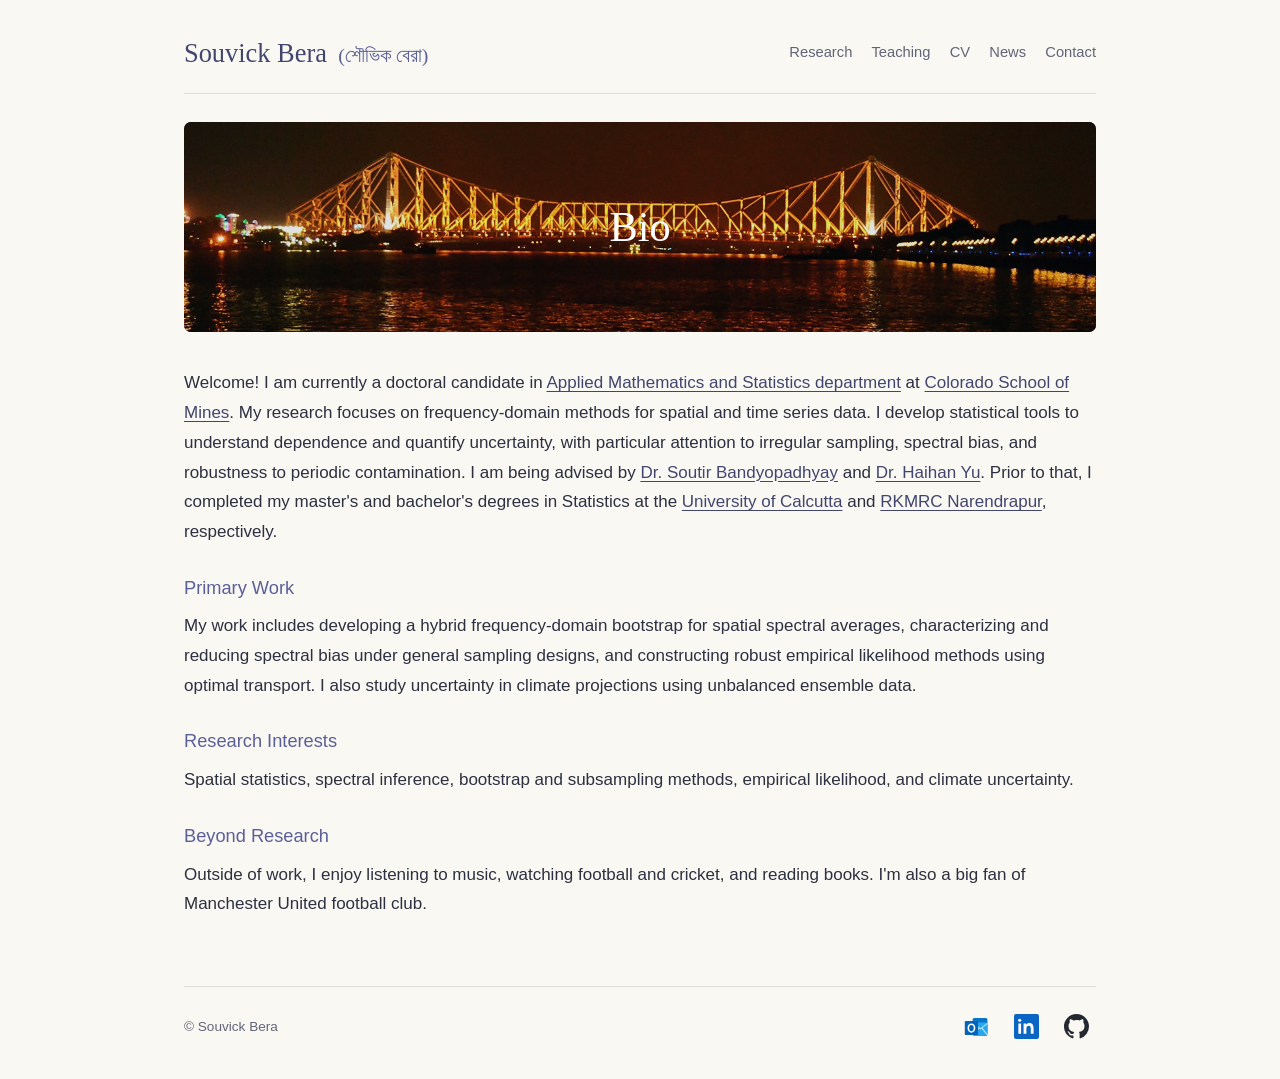
<file: index.html>
<!doctype html>
<html lang="en">
<head>
  <meta charset="utf-8">
  <meta name="viewport" content="width=device-width, initial-scale=1">
  <meta name="description" content="Bio — Souvick Bera’s academic homepage.">
  <title>Bio | Souvick Bera</title>
  <link rel="icon" type="image/png" href="favicon.png">
  <meta name="theme-color" content="#5b5f97">
  <link rel="stylesheet" href="assets/style.css">
</head>
<body>
  <a class="skip-link" href="#main-content">Skip to content</a>
  <header class="site-header">
    <a class="site-name" href="index.html" aria-current="page">Souvick Bera
  <span class="native-header-name">(শৌভিক বেরা)</span>
</a>
    <nav aria-label="Main menu">
      <a href="research.html">Research</a>
      <a href="teaching.html">Teaching</a>
      <a href="cv.html">CV</a>
      <a href="news.html">News</a>
      <a href="contact.html">Contact</a>
    </nav>
  </header>

  <main id="main-content">
    <section id="bio" class="page-section" aria-labelledby="page-title">
      <div class="section-banner">
        <img src="images/bio-background.jpg" alt="">
        <h1 id="page-title">Bio</h1>
      </div>

    <div class="bio-header">
      <!-- Profile photo: remove this comment when you add images/your-photo.jpg.
      <img class="profile-photo" src="images/your-photo.jpg"
           alt="Profile photo of Souvick Bera">
      -->
      <div class="bio-text">
        <!-- <h2 class="person-name">Souvick Bera</h2>
        <p class="subtitle">PhD Candidate · Colorado School of Mines</p> -->
        <!-- Add your current position, institution, and collaborator links here. -->
        <p>Welcome! I am currently a doctoral candidate in <a href="https://ams.mines.edu/">Applied Mathematics and Statistics department</a> at <a href="https://www.mines.edu/">Colorado School of Mines</a>. My research focuses on frequency-domain methods for spatial and time series data.
          I develop statistical tools to understand dependence and quantify uncertainty,
          with particular attention to irregular sampling, spectral bias, and robustness
          to periodic contamination. I am being
        advised by <a href="https://www.mines.edu/about/faculty-directory/profiles/soutir-bandyopadhyay.html">Dr.  Soutir Bandyopadhyay</a> and <a href="https://web.uri.edu/cs/meet/haihan-mark-yu/">Dr. Haihan Yu</a>. Prior to that, I completed my master's and bachelor's degrees in Statistics at the <a href="https://www.caluniv.ac.in/academic/Statistics.html">University of Calcutta</a> and <a href=https://rkmrc.in/ug-departments/statistics/">RKMRC Narendrapur</a>, respectively.</p>

        <h3>Primary Work</h3>
        <p>My work includes developing a hybrid frequency-domain bootstrap for spatial
          spectral averages, characterizing and reducing spectral bias under general
          sampling designs, and constructing robust empirical likelihood methods using
          optimal transport. I also study uncertainty in climate projections using
          unbalanced ensemble data.</p>

        <h3>Research Interests</h3>
        <p>Spatial statistics, spectral inference, bootstrap and
          subsampling methods, empirical likelihood, and climate uncertainty.</p>

        <h3>Beyond Research</h3>
        <p>Outside of work, I enjoy listening to music, watching football and cricket,
          and reading books. I'm also a big fan of Manchester United football club.</p>
      </div>
    </div>
    </section>
  </main>

  <footer class="site-footer">
    <p>© Souvick Bera</p>
    <!-- Replace these four destinations with your real email and profile URLs. -->
    <div class="social" aria-label="Social links">
      <a href="mailto:berasouvick@mines.edu" aria-label="Email (Outlook)" title="Email (Outlook)">
        <svg viewBox="0 0 32 32" aria-hidden="true">
          <rect x="11" y="5" width="19" height="23" rx="2" fill="#0a75c8"/>
          <path d="M12 11h18v15a2 2 0 0 1-2 2H13z" fill="#28a8ea"/>
          <path d="m12 12 9 7 9-7M12 27l7-9M30 27l-7-9" fill="none" stroke="#bce4fb" stroke-width="1.4"/>
          <rect x="1" y="9" width="17" height="18" rx="1.5" fill="#0364b8"/>
          <ellipse cx="9.5" cy="18" rx="4" ry="5" fill="none" stroke="white" stroke-width="2"/>
        </svg>
        <span class="sr-only">Email</span>
      </a>
      <a href="https://www.linkedin.com/in/souvick-bera-871978397" aria-label="LinkedIn" title="LinkedIn">
        <svg viewBox="0 0 24 24" aria-hidden="true">
          <rect width="24" height="24" rx="2" fill="#0a66c2"/>
          <circle cx="5.5" cy="6" r="1.5" fill="white"/>
          <path d="M4.2 9h2.6v10H4.2zm5 0h2.5v1.4c.7-1.1 1.7-1.7 3-1.7 2.7 0 4.1 1.7 4.1 4.7V19h-2.7v-5.1c0-1.6-.5-2.7-1.9-2.7-1.5 0-2.3 1-2.3 2.8v5H9.2z" fill="white"/>
        </svg>
        <span class="sr-only">LinkedIn</span>
      </a>
      <!--
      <a href="https://scholar.google.com/citations?user=YOUR_ID" aria-label="Google Scholar" title="Google Scholar">
        <svg viewBox="0 0 24 24" aria-hidden="true">
          <path d="M12 1 0 9l12 8 12-8z" fill="#4285f4"/>
          <path d="m12 1 12 8-12 8z" fill="#3367d6"/>
          <circle cx="12" cy="16" r="7" fill="#4285f4"/>
          <path d="M5 16a7 7 0 0 0 14 0z" fill="#a0c3ff"/>
        </svg>
        <span class="sr-only">Google Scholar</span>
      </a>
      -->
      <a href="https://github.com/bSouvick" aria-label="GitHub" title="GitHub">
        <svg viewBox="0 0 16 16" fill="#24292f" aria-hidden="true">
          <path d="M8 0C3.58 0 0 3.58 0 8c0 3.54 2.29 6.53 5.47 7.59.4.07.55-.17.55-.38 0-.19-.01-.82-.01-1.49-2.01.37-2.53-.49-2.69-.94-.09-.23-.48-.94-.82-1.13-.28-.15-.68-.52-.01-.53.63-.01 1.08.58 1.23.82.72 1.21 1.87.87 2.33.66.07-.52.28-.87.51-1.07-1.78-.2-3.64-.89-3.64-3.95 0-.87.31-1.59.82-2.15-.08-.2-.36-1.02.08-2.12 0 0 .67-.21 2.2.82a7.65 7.65 0 0 1 2-.27c.68 0 1.36.09 2 .27 1.53-1.04 2.2-.82 2.2-.82.44 1.1.16 1.92.08 2.12.51.56.82 1.27.82 2.15 0 3.07-1.87 3.75-3.65 3.95.29.25.54.73.54 1.48 0 1.07-.01 1.93-.01 2.2 0 .21.15.46.55.38A8.013 8.013 0 0 0 16 8c0-4.42-3.58-8-8-8Z"/>
        </svg>
        <span class="sr-only">GitHub</span>
      </a>
    </div>
  </footer>
</body>
</html>
</file>
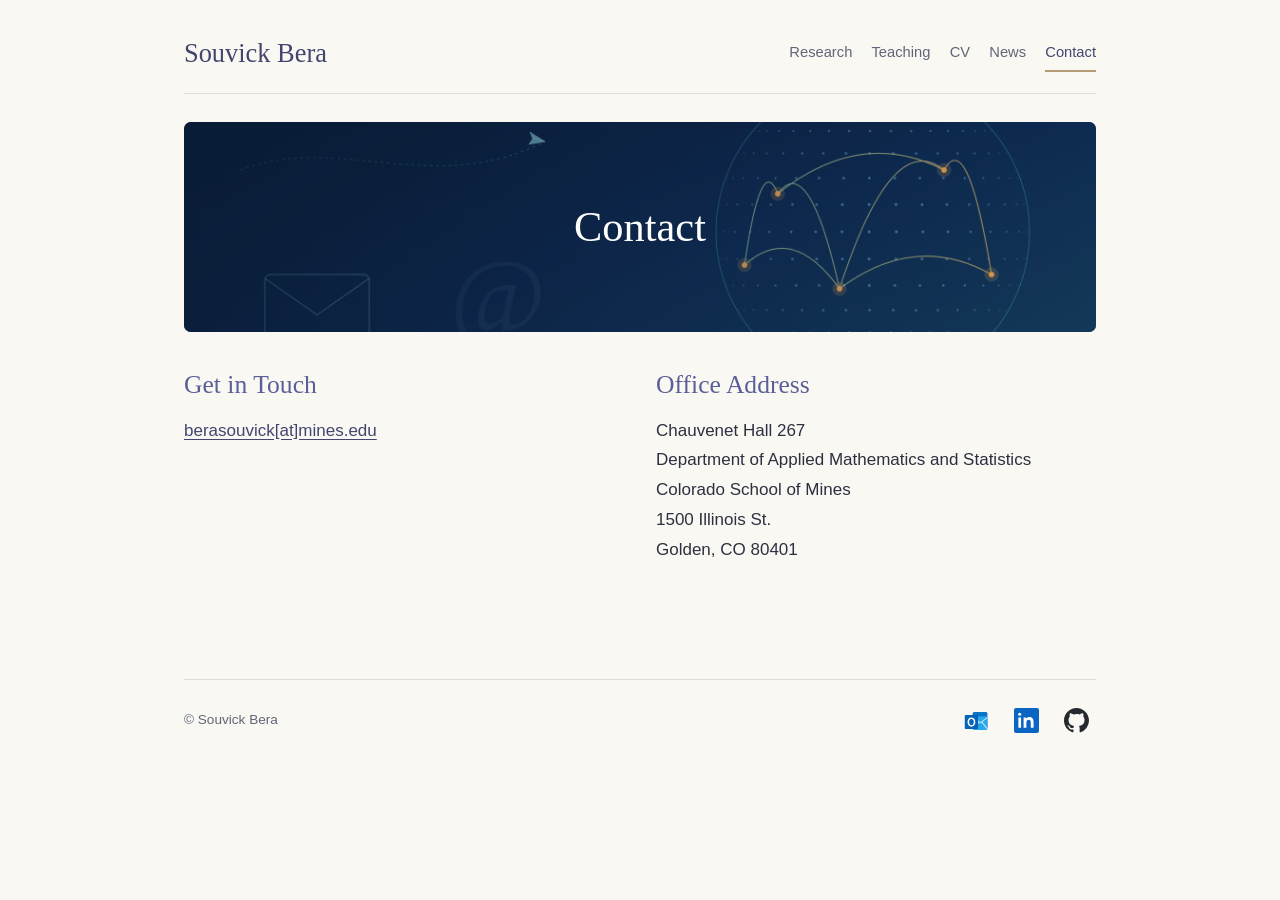
<file: contact.html>
<!doctype html>
<html lang="en">
<head>
  <meta charset="utf-8">
  <meta name="viewport" content="width=device-width, initial-scale=1">
  <meta name="description" content="Contact — Souvick Bera’s academic homepage.">
  <title>Contact | Souvick Bera</title>
  <link rel="icon" type="image/png" href="favicon.png">
  <meta name="theme-color" content="#5b5f97">
  <link rel="stylesheet" href="assets/style.css">
</head>
<body>
  <a class="skip-link" href="#main-content">Skip to content</a>
  <header class="site-header">
    <a class="site-name" href="index.html">Souvick Bera</a>
    <nav aria-label="Main menu">
      <a href="research.html">Research</a>
      <a href="teaching.html">Teaching</a>
      <a href="cv.html">CV</a>
      <a href="news.html">News</a>
      <a href="contact.html" aria-current="page">Contact</a>
    </nav>
  </header>

  <main id="main-content">
  <section id="contact"
           class="page-section"
           aria-labelledby="page-title">

    <div class="section-banner">
      <img src="images/contact-background.png" alt="">
      <h1 id="page-title">Contact</h1>
    </div>

    <div class="contact-details">

      <!-- Left column -->
      <div>
        <h2>Get in Touch</h2>
        <p>
          <a href="mailto:berasouvick@mines.edu">berasouvick[at]mines.edu</a>
        </p>
      </div>

      <!-- Right column -->
      <div>
        <h2>Office Address</h2>
        <address>
          Chauvenet Hall 267<br>
          Department of Applied Mathematics and Statistics<br>
          Colorado School of Mines<br>
          1500 Illinois St.<br>
          Golden, CO 80401
        </address>
      </div>

    </div>
   </section>
  </main>

  <footer class="site-footer">
    <p>© Souvick Bera</p>
    <!-- Replace these four destinations with your real email and profile URLs. -->
    <div class="social" aria-label="Social links">
      <a href="mailto:berasouvick@mines.edu" aria-label="Email (Outlook)" title="Email (Outlook)">
        <svg viewBox="0 0 32 32" aria-hidden="true">
          <rect x="11" y="5" width="19" height="23" rx="2" fill="#0a75c8"/>
          <path d="M12 11h18v15a2 2 0 0 1-2 2H13z" fill="#28a8ea"/>
          <path d="m12 12 9 7 9-7M12 27l7-9M30 27l-7-9" fill="none" stroke="#bce4fb" stroke-width="1.4"/>
          <rect x="1" y="9" width="17" height="18" rx="1.5" fill="#0364b8"/>
          <ellipse cx="9.5" cy="18" rx="4" ry="5" fill="none" stroke="white" stroke-width="2"/>
        </svg>
        <span class="sr-only">Email</span>
      </a>
      <a href="https://www.linkedin.com/in/souvick-bera-871978397" aria-label="LinkedIn" title="LinkedIn">
        <svg viewBox="0 0 24 24" aria-hidden="true">
          <rect width="24" height="24" rx="2" fill="#0a66c2"/>
          <circle cx="5.5" cy="6" r="1.5" fill="white"/>
          <path d="M4.2 9h2.6v10H4.2zm5 0h2.5v1.4c.7-1.1 1.7-1.7 3-1.7 2.7 0 4.1 1.7 4.1 4.7V19h-2.7v-5.1c0-1.6-.5-2.7-1.9-2.7-1.5 0-2.3 1-2.3 2.8v5H9.2z" fill="white"/>
        </svg>
        <span class="sr-only">LinkedIn</span>
      </a>
      <!--
      <a href="https://scholar.google.com/citations?user=YOUR_ID" aria-label="Google Scholar" title="Google Scholar">
        <svg viewBox="0 0 24 24" aria-hidden="true">
          <path d="M12 1 0 9l12 8 12-8z" fill="#4285f4"/>
          <path d="m12 1 12 8-12 8z" fill="#3367d6"/>
          <circle cx="12" cy="16" r="7" fill="#4285f4"/>
          <path d="M5 16a7 7 0 0 0 14 0z" fill="#a0c3ff"/>
        </svg>
        <span class="sr-only">Google Scholar</span>
      </a>
      -->
      <a href="https://github.com/bSouvick" aria-label="GitHub" title="GitHub">
        <svg viewBox="0 0 16 16" fill="#24292f" aria-hidden="true">
          <path d="M8 0C3.58 0 0 3.58 0 8c0 3.54 2.29 6.53 5.47 7.59.4.07.55-.17.55-.38 0-.19-.01-.82-.01-1.49-2.01.37-2.53-.49-2.69-.94-.09-.23-.48-.94-.82-1.13-.28-.15-.68-.52-.01-.53.63-.01 1.08.58 1.23.82.72 1.21 1.87.87 2.33.66.07-.52.28-.87.51-1.07-1.78-.2-3.64-.89-3.64-3.95 0-.87.31-1.59.82-2.15-.08-.2-.36-1.02.08-2.12 0 0 .67-.21 2.2.82a7.65 7.65 0 0 1 2-.27c.68 0 1.36.09 2 .27 1.53-1.04 2.2-.82 2.2-.82.44 1.1.16 1.92.08 2.12.51.56.82 1.27.82 2.15 0 3.07-1.87 3.75-3.65 3.95.29.25.54.73.54 1.48 0 1.07-.01 1.93-.01 2.2 0 .21.15.46.55.38A8.013 8.013 0 0 0 16 8c0-4.42-3.58-8-8-8Z"/>
        </svg>
        <span class="sr-only">GitHub</span>
      </a>
    </div>
  </footer>
</body>
</html>
</file>
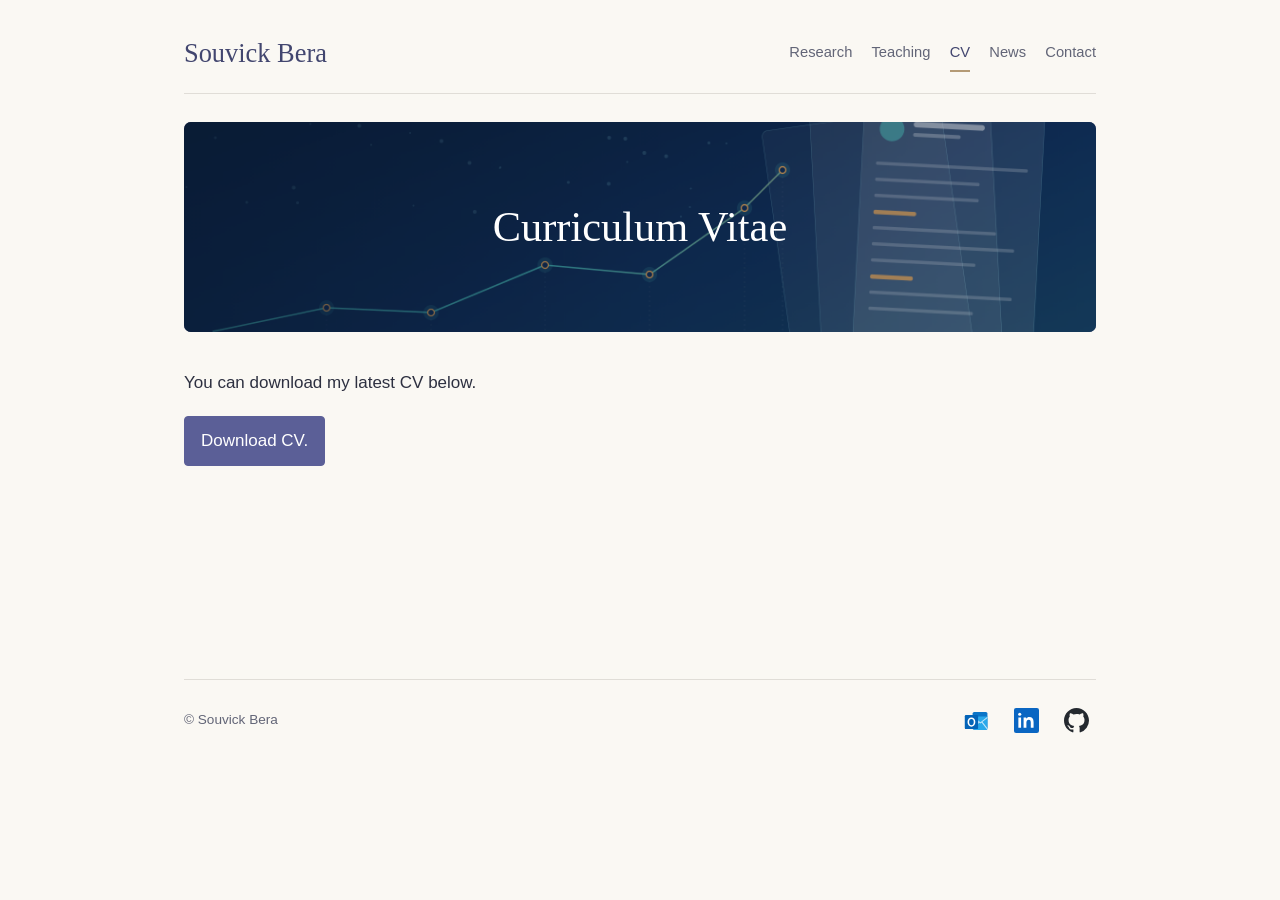
<file: cv.html>
<!doctype html>
<html lang="en">
<head>
  <meta charset="utf-8">
  <meta name="viewport" content="width=device-width, initial-scale=1">
  <meta name="description" content="Curriculum Vitae — Souvick Bera’s academic homepage.">
  <title>Curriculum Vitae | Souvick Bera</title>
  <link rel="icon" type="image/png" href="favicon.png">
  <meta name="theme-color" content="#5b5f97">
  <link rel="stylesheet" href="assets/style.css">
</head>
<body>
  <a class="skip-link" href="#main-content">Skip to content</a>
  <header class="site-header">
    <a class="site-name" href="index.html">Souvick Bera</a>
    <nav aria-label="Main menu">
      <a href="research.html">Research</a>
      <a href="teaching.html">Teaching</a>
      <a href="cv.html" aria-current="page">CV</a>
      <a href="news.html">News</a>
      <a href="contact.html">Contact</a>
    </nav>
  </header>

  <main id="main-content">
    <section id="cv" class="page-section" aria-labelledby="page-title">
      <div class="section-banner">
        <img src="images/cv-background.png" alt="">
        <h1 id="page-title">Curriculum Vitae</h1>
      </div>
      <p>You can download my latest CV below.</p>
      <p><a class="button" href="cv.pdf" download>Download CV.</a></p>
    </section>
  </main>

  <footer class="site-footer">
    <p>© Souvick Bera</p>
    <!-- Replace these four destinations with your real email and profile URLs. -->
    <div class="social" aria-label="Social links">
      <a href="mailto:berasouvick@mines.edu" aria-label="Email (Outlook)" title="Email (Outlook)">
        <svg viewBox="0 0 32 32" aria-hidden="true">
          <rect x="11" y="5" width="19" height="23" rx="2" fill="#0a75c8"/>
          <path d="M12 11h18v15a2 2 0 0 1-2 2H13z" fill="#28a8ea"/>
          <path d="m12 12 9 7 9-7M12 27l7-9M30 27l-7-9" fill="none" stroke="#bce4fb" stroke-width="1.4"/>
          <rect x="1" y="9" width="17" height="18" rx="1.5" fill="#0364b8"/>
          <ellipse cx="9.5" cy="18" rx="4" ry="5" fill="none" stroke="white" stroke-width="2"/>
        </svg>
        <span class="sr-only">Email</span>
      </a>
      <a href="https://www.linkedin.com/in/souvick-bera-871978397" aria-label="LinkedIn" title="LinkedIn">
        <svg viewBox="0 0 24 24" aria-hidden="true">
          <rect width="24" height="24" rx="2" fill="#0a66c2"/>
          <circle cx="5.5" cy="6" r="1.5" fill="white"/>
          <path d="M4.2 9h2.6v10H4.2zm5 0h2.5v1.4c.7-1.1 1.7-1.7 3-1.7 2.7 0 4.1 1.7 4.1 4.7V19h-2.7v-5.1c0-1.6-.5-2.7-1.9-2.7-1.5 0-2.3 1-2.3 2.8v5H9.2z" fill="white"/>
        </svg>
        <span class="sr-only">LinkedIn</span>
      </a>
      <!--
      <a href="https://scholar.google.com/citations?user=YOUR_ID" aria-label="Google Scholar" title="Google Scholar">
        <svg viewBox="0 0 24 24" aria-hidden="true">
          <path d="M12 1 0 9l12 8 12-8z" fill="#4285f4"/>
          <path d="m12 1 12 8-12 8z" fill="#3367d6"/>
          <circle cx="12" cy="16" r="7" fill="#4285f4"/>
          <path d="M5 16a7 7 0 0 0 14 0z" fill="#a0c3ff"/>
        </svg>
        <span class="sr-only">Google Scholar</span>
      </a>
      -->
      <a href="https://github.com/bSouvick" aria-label="GitHub" title="GitHub">
        <svg viewBox="0 0 16 16" fill="#24292f" aria-hidden="true">
          <path d="M8 0C3.58 0 0 3.58 0 8c0 3.54 2.29 6.53 5.47 7.59.4.07.55-.17.55-.38 0-.19-.01-.82-.01-1.49-2.01.37-2.53-.49-2.69-.94-.09-.23-.48-.94-.82-1.13-.28-.15-.68-.52-.01-.53.63-.01 1.08.58 1.23.82.72 1.21 1.87.87 2.33.66.07-.52.28-.87.51-1.07-1.78-.2-3.64-.89-3.64-3.95 0-.87.31-1.59.82-2.15-.08-.2-.36-1.02.08-2.12 0 0 .67-.21 2.2.82a7.65 7.65 0 0 1 2-.27c.68 0 1.36.09 2 .27 1.53-1.04 2.2-.82 2.2-.82.44 1.1.16 1.92.08 2.12.51.56.82 1.27.82 2.15 0 3.07-1.87 3.75-3.65 3.95.29.25.54.73.54 1.48 0 1.07-.01 1.93-.01 2.2 0 .21.15.46.55.38A8.013 8.013 0 0 0 16 8c0-4.42-3.58-8-8-8Z"/>
        </svg>
        <span class="sr-only">GitHub</span>
      </a>
    </div>
  </footer>
</body>
</html>
</file>
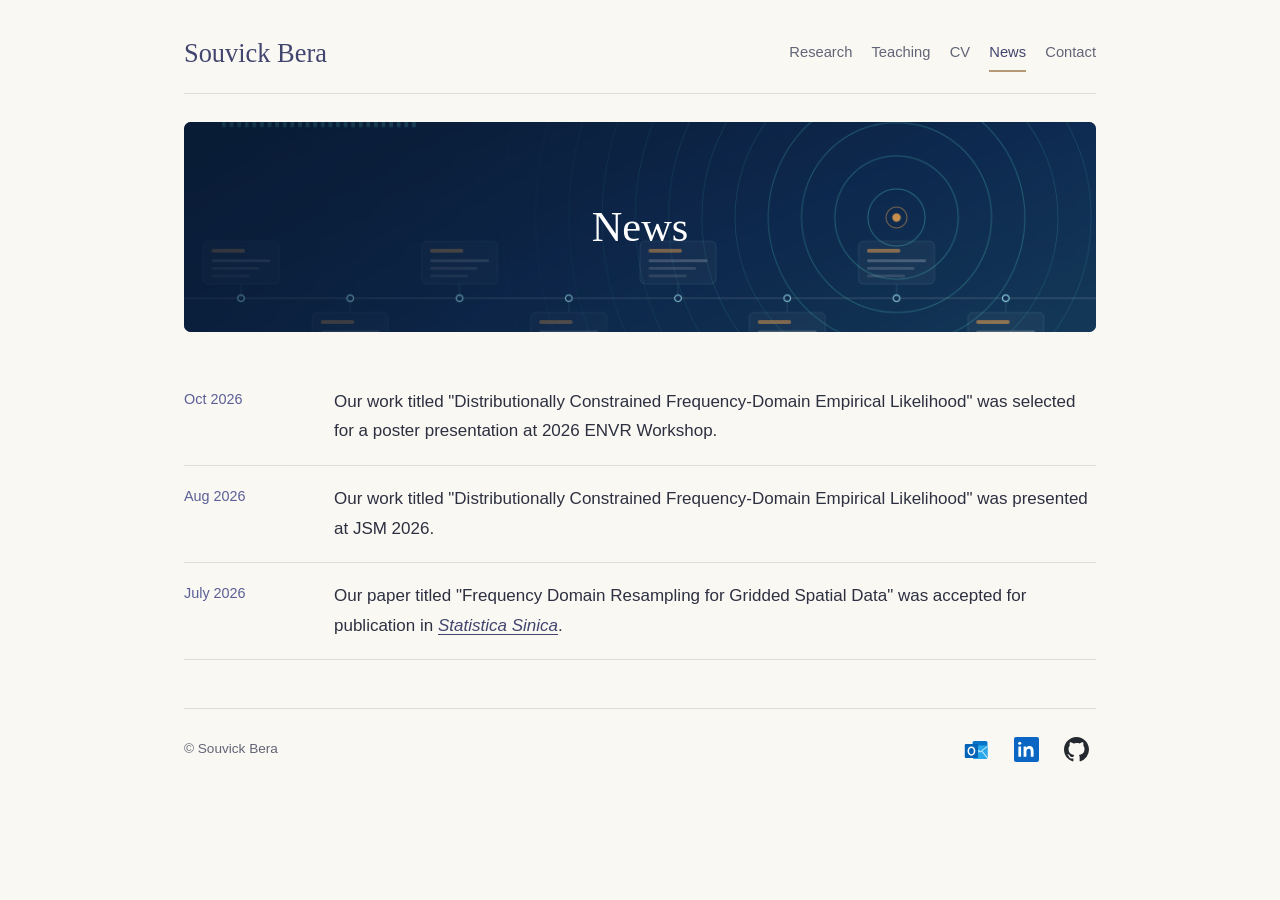
<file: news.html>
<!doctype html>
<html lang="en">
<head>
  <meta charset="utf-8">
  <meta name="viewport" content="width=device-width, initial-scale=1">
  <meta name="description" content="News — Souvick Bera’s academic homepage.">
  <title>News | Souvick Bera</title>
  <link rel="icon" type="image/png" href="favicon.png">
  <meta name="theme-color" content="#5b5f97">
  <link rel="stylesheet" href="assets/style.css">
</head>
<body>
  <a class="skip-link" href="#main-content">Skip to content</a>
  <header class="site-header">
    <a class="site-name" href="index.html">Souvick Bera</a>
    <nav aria-label="Main menu">
      <a href="research.html">Research</a>
      <a href="teaching.html">Teaching</a>
      <a href="cv.html">CV</a>
      <a href="news.html" aria-current="page">News</a>
      <a href="contact.html">Contact</a>
    </nav>
  </header>

  <main id="main-content">
    <section id="news" class="page-section" aria-labelledby="page-title">
      <div class="section-banner">
        <img src="images/news-background.png" alt="">
        <h1 id="page-title">News</h1>
      </div>

    <!-- Keep the newest item first. Replace all bracketed example details. -->
    <ul class="news-list">
      <li>
        <span class="news-date">Oct 2026</span>
        <p>Our work titled "Distributionally Constrained Frequency-Domain Empirical Likelihood" was selected
         for a poster presentation at 2026 ENVR Workshop.</p>
      </li>
      <li>
        <span class="news-date">Aug 2026</span>
        <p>Our work titled "Distributionally Constrained Frequency-Domain Empirical Likelihood" was presented
        at JSM 2026.</p>
      </li>
      <li>
        <span class="news-date">July 2026</span>
        <p>Our paper titled "Frequency Domain
Resampling for Gridded Spatial Data" was accepted
         for publication in <a href="https://www3.stat.sinica.edu.tw/statistica/"
   style="text-decoration: underline;"><em>Statistica Sinica</em></a>.</p>
      </li>
    </ul>
    <!-- To link the journal, replace its em element with a completed link:
    <a href="https://JOURNAL_WEBSITE_URL" style="text-decoration: underline;"><em>Journal A</em></a>
    -->
    </section>
  </main>

  <footer class="site-footer">
    <p>© Souvick Bera</p>
    <!-- Replace these four destinations with your real email and profile URLs. -->
    <div class="social" aria-label="Social links">
      <a href="mailto:berasouvick@mines.edu" aria-label="Email (Outlook)" title="Email (Outlook)">
        <svg viewBox="0 0 32 32" aria-hidden="true">
          <rect x="11" y="5" width="19" height="23" rx="2" fill="#0a75c8"/>
          <path d="M12 11h18v15a2 2 0 0 1-2 2H13z" fill="#28a8ea"/>
          <path d="m12 12 9 7 9-7M12 27l7-9M30 27l-7-9" fill="none" stroke="#bce4fb" stroke-width="1.4"/>
          <rect x="1" y="9" width="17" height="18" rx="1.5" fill="#0364b8"/>
          <ellipse cx="9.5" cy="18" rx="4" ry="5" fill="none" stroke="white" stroke-width="2"/>
        </svg>
        <span class="sr-only">Email</span>
      </a>
      <a href="https://www.linkedin.com/in/souvick-bera-871978397" aria-label="LinkedIn" title="LinkedIn">
        <svg viewBox="0 0 24 24" aria-hidden="true">
          <rect width="24" height="24" rx="2" fill="#0a66c2"/>
          <circle cx="5.5" cy="6" r="1.5" fill="white"/>
          <path d="M4.2 9h2.6v10H4.2zm5 0h2.5v1.4c.7-1.1 1.7-1.7 3-1.7 2.7 0 4.1 1.7 4.1 4.7V19h-2.7v-5.1c0-1.6-.5-2.7-1.9-2.7-1.5 0-2.3 1-2.3 2.8v5H9.2z" fill="white"/>
        </svg>
        <span class="sr-only">LinkedIn</span>
      </a>
      <!--
      <a href="https://scholar.google.com/citations?user=YOUR_ID" aria-label="Google Scholar" title="Google Scholar">
        <svg viewBox="0 0 24 24" aria-hidden="true">
          <path d="M12 1 0 9l12 8 12-8z" fill="#4285f4"/>
          <path d="m12 1 12 8-12 8z" fill="#3367d6"/>
          <circle cx="12" cy="16" r="7" fill="#4285f4"/>
          <path d="M5 16a7 7 0 0 0 14 0z" fill="#a0c3ff"/>
        </svg>
        <span class="sr-only">Google Scholar</span>
      </a>
      -->
      <a href="https://github.com/bSouvick" aria-label="GitHub" title="GitHub">
        <svg viewBox="0 0 16 16" fill="#24292f" aria-hidden="true">
          <path d="M8 0C3.58 0 0 3.58 0 8c0 3.54 2.29 6.53 5.47 7.59.4.07.55-.17.55-.38 0-.19-.01-.82-.01-1.49-2.01.37-2.53-.49-2.69-.94-.09-.23-.48-.94-.82-1.13-.28-.15-.68-.52-.01-.53.63-.01 1.08.58 1.23.82.72 1.21 1.87.87 2.33.66.07-.52.28-.87.51-1.07-1.78-.2-3.64-.89-3.64-3.95 0-.87.31-1.59.82-2.15-.08-.2-.36-1.02.08-2.12 0 0 .67-.21 2.2.82a7.65 7.65 0 0 1 2-.27c.68 0 1.36.09 2 .27 1.53-1.04 2.2-.82 2.2-.82.44 1.1.16 1.92.08 2.12.51.56.82 1.27.82 2.15 0 3.07-1.87 3.75-3.65 3.95.29.25.54.73.54 1.48 0 1.07-.01 1.93-.01 2.2 0 .21.15.46.55.38A8.013 8.013 0 0 0 16 8c0-4.42-3.58-8-8-8Z"/>
        </svg>
        <span class="sr-only">GitHub</span>
      </a>
    </div>
  </footer>
</body>
</html>
</file>
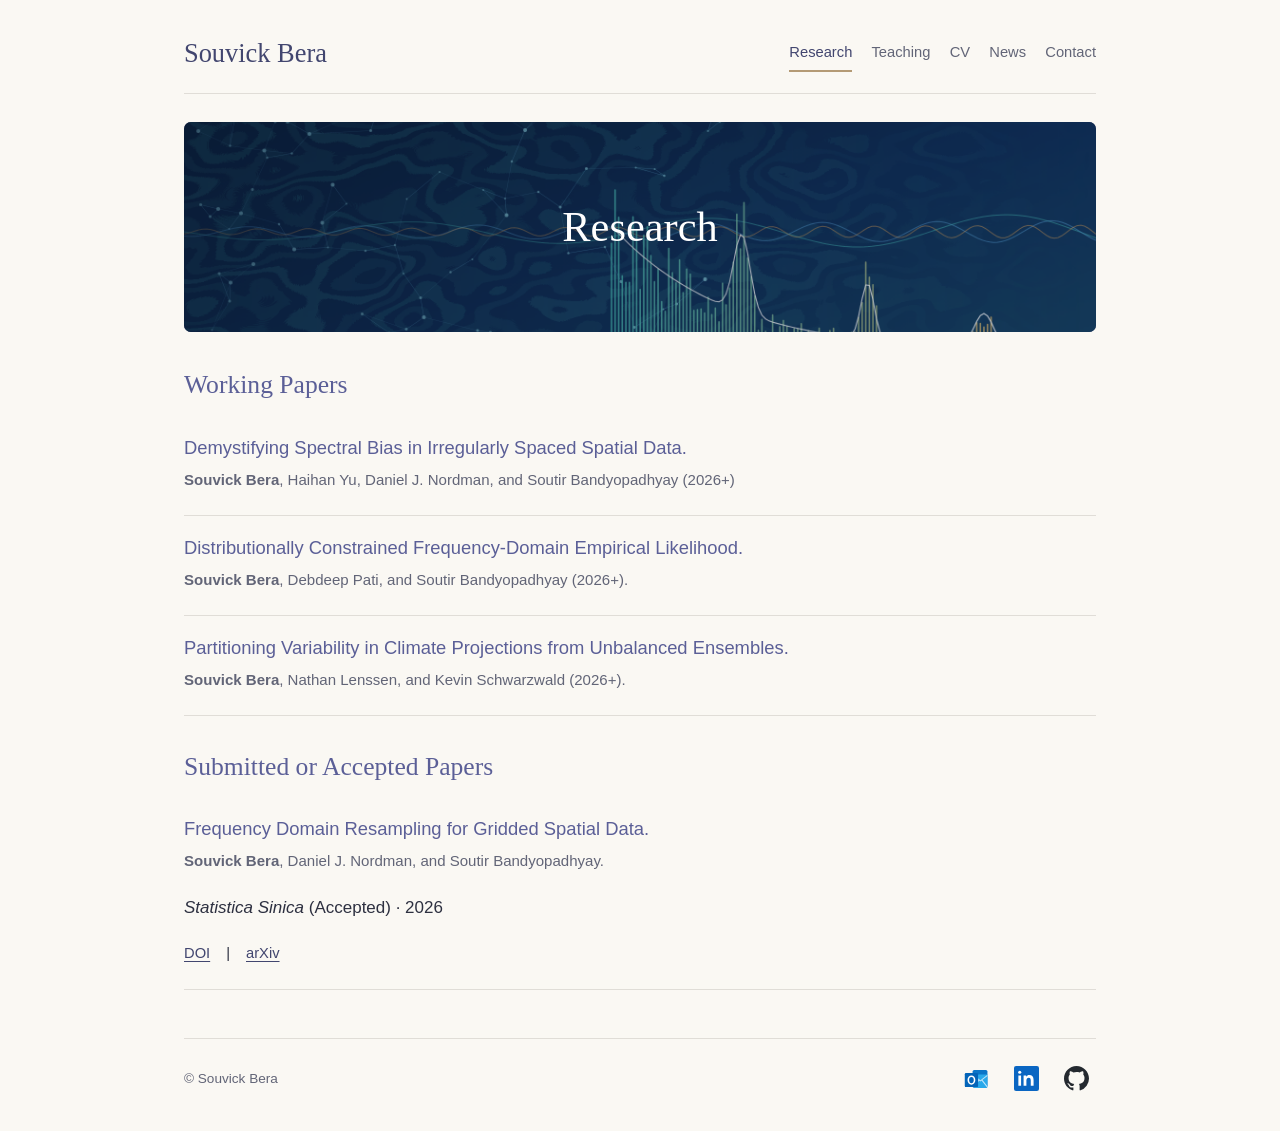
<file: research.html>
<!doctype html>
<html lang="en">
<head>
  <meta charset="utf-8">
  <meta name="viewport" content="width=device-width, initial-scale=1">
  <meta name="description" content="Research — Souvick Bera’s academic homepage.">
  <title>Research | Souvick Bera</title>
  <link rel="icon" type="image/png" href="favicon.png">
  <meta name="theme-color" content="#5b5f97">
  <link rel="stylesheet" href="assets/style.css">
</head>
<body>
  <a class="skip-link" href="#main-content">Skip to content</a>
  <header class="site-header">
    <a class="site-name" href="index.html">Souvick Bera</a>
    <nav aria-label="Main menu">
      <a href="research.html" aria-current="page">Research</a>
      <a href="teaching.html">Teaching</a>
      <a href="cv.html">CV</a>
      <a href="news.html">News</a>
      <a href="contact.html">Contact</a>
    </nav>
  </header>

  <main id="main-content">
    <section id="research" class="page-section" aria-labelledby="page-title">
      <div class="section-banner">
        <img src="images/research-background.png" alt="">
        <h1 id="page-title">Research</h1>
      </div>

    <h2>Working Papers</h2>
    <!-- Copy an entire article block to add another paper. Replace bracketed text. -->
    <article class="paper">
      <h3 class="paper-title"> Demystifying Spectral Bias in Irregularly Spaced Spatial Data.</h3>
      <p class="paper-meta"><strong>Souvick Bera</strong>, Haihan Yu, Daniel J. Nordman, and Soutir Bandyopadhyay (2026+)</p>
      <!-- Uncomment only after replacing the arXiv ID.
      <p class="paper-links"><a href="https://arxiv.org/abs/YOUR_ARXIV_ID">arXiv</a></p>
      -->
    </article>
    <article class="paper">
      <h3 class="paper-title">Distributionally Constrained Frequency-Domain Empirical Likelihood.</h3>
      <p class="paper-meta"><strong>Souvick Bera</strong>, Debdeep Pati, and Soutir Bandyopadhyay (2026+).</p>
    </article>
     <article class="paper">
      <h3 class="paper-title"> Partitioning Variability in Climate Projections from Unbalanced Ensembles.</h3>
      <p class="paper-meta"><strong>Souvick Bera</strong>, Nathan Lenssen, and Kevin Schwarzwald (2026+).</p>
    </article>

    <h2>Submitted or Accepted Papers</h2>
    <article class="paper">
      <h3 class="paper-title">Frequency Domain
Resampling for Gridded Spatial Data.</h3>
      <p class="paper-meta"><strong>Souvick Bera</strong>, Daniel J. Nordman, and Soutir Bandyopadhyay.</p>
      <p><em>Statistica Sinica</em> (Accepted) · 2026</p>
      <p class="paper-links"><a href="https://doi.org/10.5705/ss.202025.0204"
target="_blank"
rel="noopener noreferrer">DOI</a>|<a href="https://arxiv.org/abs/2504.19337v2"
     target="_blank"
     rel="noopener noreferrer">arXiv</a></p>
    </article>
    </section>
  </main>

  <footer class="site-footer">
    <p>© Souvick Bera</p>
    <!-- Replace these four destinations with your real email and profile URLs. -->
    <div class="social" aria-label="Social links">
      <a href="mailto:berasouvick@mines.edu" aria-label="Email (Outlook)" title="Email (Outlook)">
        <svg viewBox="0 0 32 32" aria-hidden="true">
          <rect x="11" y="5" width="19" height="23" rx="2" fill="#0a75c8"/>
          <path d="M12 11h18v15a2 2 0 0 1-2 2H13z" fill="#28a8ea"/>
          <path d="m12 12 9 7 9-7M12 27l7-9M30 27l-7-9" fill="none" stroke="#bce4fb" stroke-width="1.4"/>
          <rect x="1" y="9" width="17" height="18" rx="1.5" fill="#0364b8"/>
          <ellipse cx="9.5" cy="18" rx="4" ry="5" fill="none" stroke="white" stroke-width="2"/>
        </svg>
        <span class="sr-only">Email</span>
      </a>
      <a href="https://www.linkedin.com/in/souvick-bera-871978397" aria-label="LinkedIn" title="LinkedIn">
        <svg viewBox="0 0 24 24" aria-hidden="true">
          <rect width="24" height="24" rx="2" fill="#0a66c2"/>
          <circle cx="5.5" cy="6" r="1.5" fill="white"/>
          <path d="M4.2 9h2.6v10H4.2zm5 0h2.5v1.4c.7-1.1 1.7-1.7 3-1.7 2.7 0 4.1 1.7 4.1 4.7V19h-2.7v-5.1c0-1.6-.5-2.7-1.9-2.7-1.5 0-2.3 1-2.3 2.8v5H9.2z" fill="white"/>
        </svg>
        <span class="sr-only">LinkedIn</span>
      </a>
      <!--
      <a href="https://scholar.google.com/citations?user=YOUR_ID" aria-label="Google Scholar" title="Google Scholar">
        <svg viewBox="0 0 24 24" aria-hidden="true">
          <path d="M12 1 0 9l12 8 12-8z" fill="#4285f4"/>
          <path d="m12 1 12 8-12 8z" fill="#3367d6"/>
          <circle cx="12" cy="16" r="7" fill="#4285f4"/>
          <path d="M5 16a7 7 0 0 0 14 0z" fill="#a0c3ff"/>
        </svg>
        <span class="sr-only">Google Scholar</span>
      </a>
      -->
      <a href="https://github.com/bSouvick" aria-label="GitHub" title="GitHub">
        <svg viewBox="0 0 16 16" fill="#24292f" aria-hidden="true">
          <path d="M8 0C3.58 0 0 3.58 0 8c0 3.54 2.29 6.53 5.47 7.59.4.07.55-.17.55-.38 0-.19-.01-.82-.01-1.49-2.01.37-2.53-.49-2.69-.94-.09-.23-.48-.94-.82-1.13-.28-.15-.68-.52-.01-.53.63-.01 1.08.58 1.23.82.72 1.21 1.87.87 2.33.66.07-.52.28-.87.51-1.07-1.78-.2-3.64-.89-3.64-3.95 0-.87.31-1.59.82-2.15-.08-.2-.36-1.02.08-2.12 0 0 .67-.21 2.2.82a7.65 7.65 0 0 1 2-.27c.68 0 1.36.09 2 .27 1.53-1.04 2.2-.82 2.2-.82.44 1.1.16 1.92.08 2.12.51.56.82 1.27.82 2.15 0 3.07-1.87 3.75-3.65 3.95.29.25.54.73.54 1.48 0 1.07-.01 1.93-.01 2.2 0 .21.15.46.55.38A8.013 8.013 0 0 0 16 8c0-4.42-3.58-8-8-8Z"/>
        </svg>
        <span class="sr-only">GitHub</span>
      </a>
    </div>
  </footer>
</body>
</html>
</file>
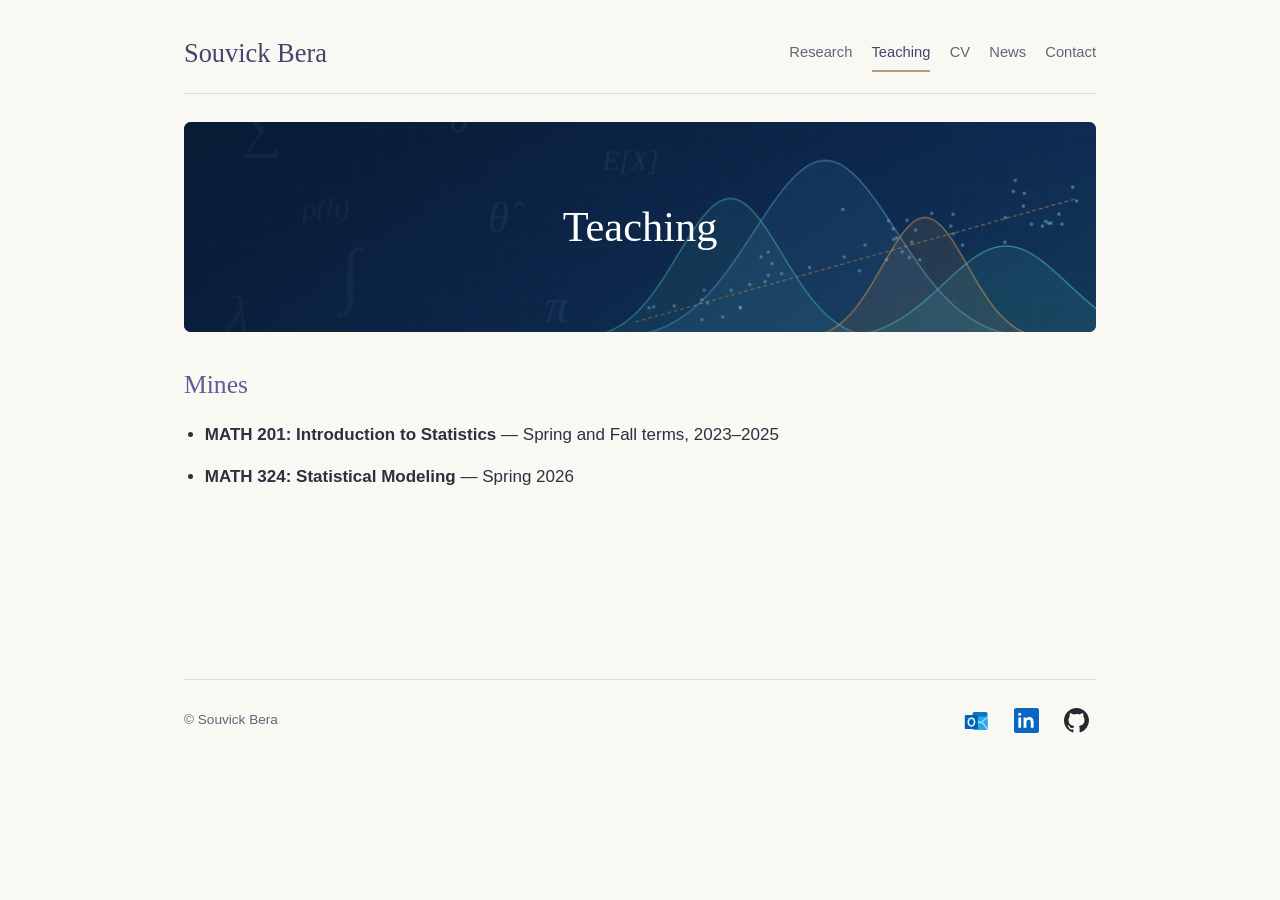
<file: teaching.html>
<!doctype html>
<html lang="en">
<head>
  <meta charset="utf-8">
  <meta name="viewport" content="width=device-width, initial-scale=1">
  <meta name="description" content="Teaching — Souvick Bera’s academic homepage.">
  <title>Teaching | Souvick Bera</title>
  <link rel="icon" type="image/png" href="favicon.png">
  <meta name="theme-color" content="#5b5f97">
  <link rel="stylesheet" href="assets/style.css">
</head>
<body>
  <a class="skip-link" href="#main-content">Skip to content</a>
  <header class="site-header">
    <a class="site-name" href="index.html">Souvick Bera</a>
    <nav aria-label="Main menu">
      <a href="research.html">Research</a>
      <a href="teaching.html" aria-current="page">Teaching</a>
      <a href="cv.html">CV</a>
      <a href="news.html">News</a>
      <a href="contact.html">Contact</a>
    </nav>
  </header>

  <main id="main-content">
    <section id="teaching" class="page-section" aria-labelledby="page-title">
      <div class="section-banner">
        <img src="images/teaching-background.png" alt="">
        <h1 id="page-title">Teaching</h1>
      </div>

    <h2>Mines</h2>
    <ul class="course-list">
      <li><strong>MATH 201: Introduction to Statistics</strong> — Spring and Fall terms, 2023–2025</li>
      <li><strong>MATH 324: Statistical Modeling</strong> — Spring 2026</li>
    </ul>
    <!-- For another institution, add another h2 followed by its course list. -->
    </section>
  </main>

  <footer class="site-footer">
    <p>© Souvick Bera</p>
    <!-- Replace these four destinations with your real email and profile URLs. -->
    <div class="social" aria-label="Social links">
      <a href="mailto:berasouvick@mines.edu" aria-label="Email (Outlook)" title="Email (Outlook)">
        <svg viewBox="0 0 32 32" aria-hidden="true">
          <rect x="11" y="5" width="19" height="23" rx="2" fill="#0a75c8"/>
          <path d="M12 11h18v15a2 2 0 0 1-2 2H13z" fill="#28a8ea"/>
          <path d="m12 12 9 7 9-7M12 27l7-9M30 27l-7-9" fill="none" stroke="#bce4fb" stroke-width="1.4"/>
          <rect x="1" y="9" width="17" height="18" rx="1.5" fill="#0364b8"/>
          <ellipse cx="9.5" cy="18" rx="4" ry="5" fill="none" stroke="white" stroke-width="2"/>
        </svg>
        <span class="sr-only">Email</span>
      </a>
      <a href="https://www.linkedin.com/in/souvick-bera-871978397" aria-label="LinkedIn" title="LinkedIn">
        <svg viewBox="0 0 24 24" aria-hidden="true">
          <rect width="24" height="24" rx="2" fill="#0a66c2"/>
          <circle cx="5.5" cy="6" r="1.5" fill="white"/>
          <path d="M4.2 9h2.6v10H4.2zm5 0h2.5v1.4c.7-1.1 1.7-1.7 3-1.7 2.7 0 4.1 1.7 4.1 4.7V19h-2.7v-5.1c0-1.6-.5-2.7-1.9-2.7-1.5 0-2.3 1-2.3 2.8v5H9.2z" fill="white"/>
        </svg>
        <span class="sr-only">LinkedIn</span>
      </a>
      <!--
      <a href="https://scholar.google.com/citations?user=YOUR_ID" aria-label="Google Scholar" title="Google Scholar">
        <svg viewBox="0 0 24 24" aria-hidden="true">
          <path d="M12 1 0 9l12 8 12-8z" fill="#4285f4"/>
          <path d="m12 1 12 8-12 8z" fill="#3367d6"/>
          <circle cx="12" cy="16" r="7" fill="#4285f4"/>
          <path d="M5 16a7 7 0 0 0 14 0z" fill="#a0c3ff"/>
        </svg>
        <span class="sr-only">Google Scholar</span>
      </a>
      -->
      <a href="https://github.com/bSouvick" aria-label="GitHub" title="GitHub">
        <svg viewBox="0 0 16 16" fill="#24292f" aria-hidden="true">
          <path d="M8 0C3.58 0 0 3.58 0 8c0 3.54 2.29 6.53 5.47 7.59.4.07.55-.17.55-.38 0-.19-.01-.82-.01-1.49-2.01.37-2.53-.49-2.69-.94-.09-.23-.48-.94-.82-1.13-.28-.15-.68-.52-.01-.53.63-.01 1.08.58 1.23.82.72 1.21 1.87.87 2.33.66.07-.52.28-.87.51-1.07-1.78-.2-3.64-.89-3.64-3.95 0-.87.31-1.59.82-2.15-.08-.2-.36-1.02.08-2.12 0 0 .67-.21 2.2.82a7.65 7.65 0 0 1 2-.27c.68 0 1.36.09 2 .27 1.53-1.04 2.2-.82 2.2-.82.44 1.1.16 1.92.08 2.12.51.56.82 1.27.82 2.15 0 3.07-1.87 3.75-3.65 3.95.29.25.54.73.54 1.48 0 1.07-.01 1.93-.01 2.2 0 .21.15.46.55.38A8.013 8.013 0 0 0 16 8c0-4.42-3.58-8-8-8Z"/>
        </svg>
        <span class="sr-only">GitHub</span>
      </a>
    </div>
  </footer>
</body>
</html>
</file>
<file: assets/style.css>
/* Shared by all six pages. Change these colors to recolor the whole site. */
:root {
  --slate-blue: #5b5f97;
  --slate-dark: #42466f;
  --ivory: #faf8f3;
  --sand: #b49a75;
  --ink: #2d3040;
  --muted: #626577;
  --line: #e0ddd7;
}

* { box-sizing: border-box; }
html { color-scheme: light; }
body {
  max-width: 960px;
  margin: 0 auto;
  padding: 2rem 1.5rem 0;
  background: var(--ivory);
  color: var(--ink);
  font: 17px/1.75 Arial, sans-serif;
}
a { color: var(--slate-dark); text-underline-offset: 0.2em; }
a:hover { color: var(--slate-blue); }
a:focus-visible, summary:focus-visible {
  outline: 3px solid var(--slate-blue);
  outline-offset: 5px;
}
.skip-link {
  position: absolute;
  left: 1rem;
  top: -100px;
  padding: 0.5rem 1rem;
  background: white;
  z-index: 10;
}
.native-header-name {
  display: inline;
  margin-left: 0.3rem;
  font-size: 0.75em;
  color: var(--slate-blue);
}
.native-name {
  display: block;
  margin-top: 0.4rem;
  font-size: 0.65em;
  color: var(--slate-blue);
}
.skip-link:focus { top: 1rem; }
.site-header {
  display: flex;
  justify-content: space-between;
  align-items: center;
  flex-wrap: wrap;
  gap: 1rem 2rem;
  padding: 0.25rem 0 1.35rem;
  border-bottom: 1px solid var(--line);
}
.site-name {
  color: var(--slate-dark);
  font: 1.65rem/1.2 Georgia, serif;
  text-decoration: none;
}
nav { display: flex; flex-wrap: wrap; gap: 0.4rem 1.2rem; }
nav a {
  padding: 0.25rem 0;
  border-bottom: 2px solid transparent;
  color: var(--muted);
  font-size: 0.92rem;
  text-decoration: none;
}
nav a:hover, nav a[aria-current='page'] {
  color: var(--slate-dark);
  border-bottom-color: var(--sand);
}
.site-name[aria-current='page'] { color: var(--slate-dark); }
main { padding: 1.75rem 0 3rem; min-height: 65vh; }
.page-section { padding: 0; }
.section-banner {
  position: relative;
  display: flex;
  align-items: center;
  justify-content: center;
  height: 210px;
  margin: 0 0 2.25rem;
  border-radius: 7px;
  overflow: hidden;
  background: var(--slate-dark);
}
.native-header-name {
  font-size: 0.75em; /* Native name: 75% of the English name */
}
.section-banner img {
  position: absolute;
  inset: 0;
  width: 100%;
  height: 100%;
  object-fit: cover;
  object-position: center;
}
.section-banner::after {
  content: '';
  position: absolute;
  inset: 0;
  background: rgba(28, 31, 57, 0.13);
}
.section-banner h1 {
  position: relative;
  z-index: 1;
  margin: 0;
  padding: 0 1rem;
  color: white;
  font: 2.65rem/1.2 Georgia, serif;
  font-weight: 400;
  text-align: center;
}
h2, h3, h4 { color: var(--slate-blue); line-height: 1.35; }
h2 { margin: 2.1rem 0 0.8rem; font: 1.6rem/1.35 Georgia, serif; }
h3 { margin: 1.8rem 0 0.7rem; font-size: 1.14rem; font-weight: 500; }
p { margin: 0 0 1.15rem; }
li + li { margin-top: 0.8rem; }
.bio-header { display: flex; align-items: flex-start; gap: 1.75rem; }
.profile-photo {
  width: 150px;
  height: 150px;
  border-radius: 50%;
  object-fit: cover;
  flex-shrink: 0;
}
.bio-text { flex: 1; min-width: 0; }
.person-name {
  margin: 0 0 0.3rem;
  color: var(--slate-dark);
  font: 2.3rem/1.2 Georgia, serif;
}
.subtitle { color: var(--muted); font-size: 0.95rem; margin-bottom: 1.5rem; }
.paper { padding: 1.25rem 0 1.35rem; border-bottom: 1px solid var(--line); }
.paper-title {
  margin: 0 0 0.4rem;
  color: var(--slate-blue);
  font-size: 1.15rem;
  font-weight: 400;
  font-style: normal;
}
.paper p:last-child { margin-bottom: 0; }
.paper-meta, .muted { color: var(--muted); font-size: 0.94rem; }
.paper-links { display: flex; gap: 1rem; font-size: 0.92rem; }
.course-list { padding-left: 1.3rem; }
.news-list { list-style: none; margin: 0; padding: 0; }
.news-list li {
  display: grid;
  grid-template-columns: 130px minmax(0, 1fr);
  gap: 1.25rem;
  padding: 1.15rem 0;
  margin: 0;
  border-bottom: 1px solid var(--line);
}
.news-date { color: var(--slate-blue); font-size: 0.9rem; }
.news-list p { margin: 0; }
.button {
  display: inline-block;
  border: 1px solid var(--slate-blue);
  border-radius: 4px;
  padding: 0.55rem 1rem;
  background: var(--slate-blue);
  color: white;
  text-decoration: none;
}
.button:hover { color: white; background: var(--slate-dark); }
.site-footer {
  display: flex;
  justify-content: space-between;
  align-items: center;
  flex-wrap: wrap;
  gap: 0.75rem;
  padding: 1.25rem 0 2rem;
  border-top: 1px solid var(--line);
  color: var(--muted);
  font-size: 0.85rem;
}
.site-footer p { margin: 0; }
.social { display: flex; flex-wrap: wrap; align-items: center; gap: 0.6rem; }
.social a {
  display: inline-flex;
  align-items: center;
  justify-content: center;
  width: 40px;
  height: 40px;
  border-radius: 5px;
  text-decoration: none;
}
.contact-details {
  display: grid;
  grid-template-columns: 1fr 1fr;
  gap: 2rem;
  overflow-wrap: anywhere;
}

.contact-details h2 {
  margin-top: 0;
}

.contact-details address {
  font-style: normal;
}

@media (max-width: 600px) {
  .contact-details {
    grid-template-columns: 1fr;
  }
}
.social a:hover { background: #ecebf4; }
.social svg { display: block; width: 25px; height: 25px; }
.sr-only {
  position: absolute;
  width: 1px;
  height: 1px;
  padding: 0;
  margin: -1px;
  overflow: hidden;
  clip: rect(0, 0, 0, 0);
  white-space: nowrap;
  border: 0;
}
@media (max-width: 600px) {
  body { padding: 1.25rem 1rem 0; font-size: 16px; }
  .site-header { flex-direction: column; align-items: flex-start; gap: 0.8rem; }
  nav { gap: 0.4rem 1rem; }
  main { padding-top: 1.25rem; }
  .section-banner { height: 160px; margin-bottom: 1.75rem; }
  .section-banner h1 { font-size: 2rem; }
  .bio-header { flex-direction: column; }
  .person-name { font-size: 2rem; }
  .news-list li { grid-template-columns: 1fr; gap: 0.3rem; }
}
</file>
